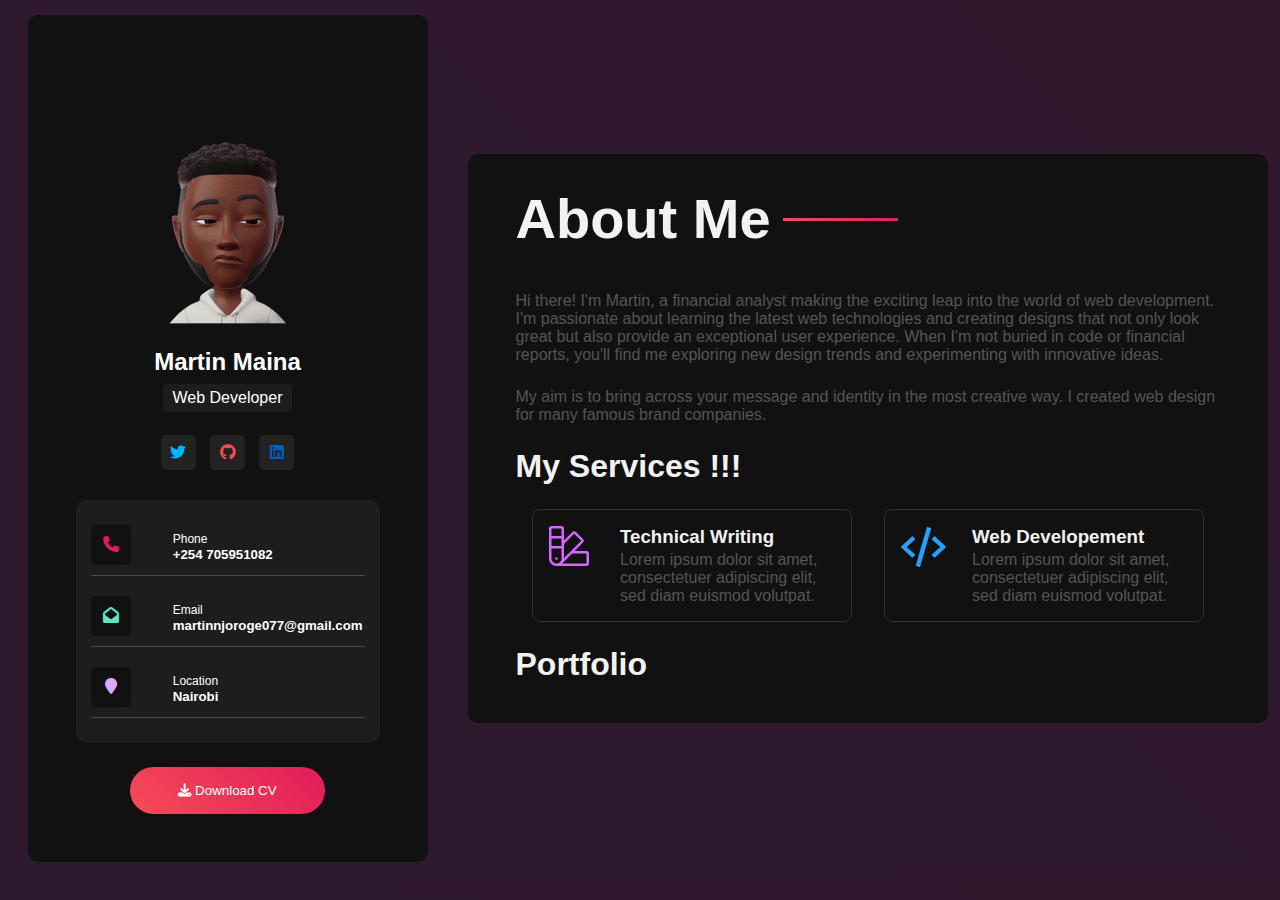
<file: Downloads/Modern-Peronal-Profile-main/index.html>
<!DOCTYPE html>
<html lang="en">
<head>
    <meta charset="UTF-8">
    <meta http-equiv="X-UA-Compatible" content="IE=edge">
    <meta name="viewport" content="width=device-width, initial-scale=1.0">
    <title>Personal Portfolio Website designing -K2inofocom</title>
    <!---external css ---->
    <link rel="stylesheet" href="style.css">
    <!---font awesome cdn for font icons---->
    <link rel="stylesheet" href="https://cdnjs.cloudflare.com/ajax/libs/font-awesome/6.2.1/css/all.min.css">
</head>
<body>
   <div class="container">
       <div class="profile-card"> 
            <div class="profile-pic">
                <img src="images/image5.png" alt="user avatar">
            </div>

            <div class="profile-details">
                 <div class="intro">
                    <h2>Martin Maina</h2>
                    <h4>Web Developer</h4>
                    <div class="social">
                        <a href="https://x.com/"><i class="fab fa-twitter"  style="color:var(--skyblue)"></i></a>
                        <a href="https://github.com/Martinxmaina"><i class="fab fa-github"  style="color:var(--dark-pink)"></i></a>
                        <a href="linkedin.com/in/martinmainafmva/"><i class="fab fa-linkedin"  style="color:var(--light-blue)"></i></a>
                    </div>
                 </div>

                 <div class="contact-info">
                    <div class="row">
                         <div class="icon">
                            <i class="fa fa-phone"  style="color:var(--dark-magenta)"></i>
                         </div>
                         <div class="content">
                            <span>Phone</span>
                            <h5>+254 705951082</h5>
                         </div>
                    </div>

                    <div class="row">
                        <div class="icon">
                           <i class="fa fa-envelope-open"  style="color:var(--light-green)"></i>
                        </div>
                        <div class="content">
                           <span>Email</span>
                           <h5>martinnjoroge077@gmail.com</h5>
                        </div>
                   </div>
    
                   <div class="row">
                    <div class="icon">
                       <i class="fa fa-map-marker"  style="color:var(--light-purple)"></i>
                    </div>
                    <div class="content">
                       <span>Location</span>
                       <h5>Nairobi</h5>
                    </div>
                 </div>

            </div>
               <button class="download-btn"> <i class="fa fa-download"></i> Download CV</button>
            </div>
       </div>

       <!----about section ----->
       <div class="about">
           <h1>About Me</h1>

           <p> Hi there! I'm Martin, a financial analyst making the exciting leap into the world of web development. <br>

            I'm passionate about learning the latest web technologies and creating designs that not only look great but also provide an exceptional user experience. When I'm not buried in code or financial reports, you'll find me exploring new design trends and experimenting with innovative ideas.
          </p>

          <p>
            My aim is to bring across your message and identity in the most creative way. 
            I created web design for many famous brand companies.
          </p>
          <h2>My Services !!!</h2>
          <div class="work">
             <div class="workbox">
                 <div class="icon">
                    <img src="images/ui.svg" alt="">
                 </div>
                 <div class="desc">
                    <h3>Technical Writing</h3>
                    <p>Lorem ipsum dolor sit amet, consectetuer adipiscing elit, sed diam euismod volutpat.</p>
                 </div>
             </div>

            <div class="workbox">
                <div class="icon">
                   <img src="images/web.svg" alt="">
                </div>
                <div class="desc">
                   <h3>Web Developement</h3>
                   <p>Lorem ipsum dolor sit amet, consectetuer adipiscing elit, sed diam euismod volutpat.</p>
                </div>
            </div>
          </div>
          <h2>Portfolio</h2>

       </div>
   </div>
</body>
</html>
</file>
<file: Downloads/Modern-Peronal-Profile-main/style.css>
:root{
    --purple:#2F192E;
    --purple-light:#30192d;
    --dark-blue:#012677;
    --blue:#5c65c0;
    --skyblue :#00b4fc;
    --light-blue:#005bc5;
    --dark-pink:#f64c57;
    --dark-magenta:#e21b5a;
    --light-green:#61e2c2;
    --light-purple:#d9abff;
}
*{
    box-sizing: border-box;
    padding:0;
    margin:0;
    text-decoration: none;
    font-family: poppins,sans-serif;
}
body{
    background: linear-gradient(45deg, var(--purple),var(--purple-light));
}
.container{
    display: flex;
    justify-content: space-around;
    align-items: center;
    min-height: 100%;
    width: 100%;
    flex-wrap: wrap;
    position: relative;
}
.profile-card{
    background: #111;
    width:400px;
    padding: 3rem;
    border-radius: 10px;
    min-height: 400px;
    position: relative;
    color:#fff;
    margin: 15px;
    display: flex;
    justify-content: space-between;
    align-items: center;
    flex-direction: column;
}
.profile-card .profile-pic{
    margin-top: 5px;
    overflow: hidden;
}
.profile-card .profile-pic img{
    border-radius: 10px;
}
.profile-card .profile-details{
    display: flex;
    flex-direction: column;
    justify-content: flex-start;
    align-items: center;
    width:100%;
}
.profile-details .intro{
    display: flex;
    justify-content: center;
    align-items: center;
    flex-direction: column;
}
.profile-details .intro h2{
    margin-top: 20px;
}
.profile-details .intro h4{
    background: #1d1d1d;
    font-weight: 400;
    border-radius: 4px;
    padding: 5px 10px;
    margin: 8px;
}
.profile-details .intro .social{
    margin-top: 10px;
    margin-bottom: 25px;
}
.profile-details .intro .social i{
    color:#ddd;
    font-size: 16px;
    background-color:#222;
    margin: 5px;
    height: 35px;
    width:35px;
    line-height: 35px;
    text-align: center;
    border-radius: 5px;
    transition: 0.5s;
}
.profile-details .intro .social i:hover{
    transform: scale(1.2);
    border:1px solid rgba(255,255,255,0.3);
}
.profile-details .contact-info{
    background-color: #1d1d1d;
    padding: 15px;
    border-radius: 10px;
    width: 100%;
}
.profile-details .contact-info .row{
    display: flex;
    justify-content: space-between;
    align-items: center;
    border-bottom: 1px solid rgba(255,255,255,0.2);
    padding: 10px 0;
    margin-bottom: 10px;
}
.contact-info .row .icon{
    height: 40px;
    width: 40px;
    line-height: 40px;
    border-radius: 5px;
    background-color: #111;
    text-align: center;
    color:#fff;
    transition: 0.5s;
}
.row .icon:hover{
    transform:scale(1.2);
    border:1px solid rgba(255,255,255,0.1);
}
.row .content{
    min-width: 70%;
}
.row .content span{
    font-size: 12px;
}
.download-btn{
    background: linear-gradient(45deg, #f64c57,#e21b5a);
    color:#fff;
    padding: 1rem 3rem;
    border-radius: 30px;
    margin-top: 1.5rem;
    border:none;
}
/*****about section ****/
.about{
    background-color: #111;
    max-width: 800px;
    padding: 2rem 3rem;
    border-radius: 10px;
}
.about h1{
    color:#f2f2f2;
    margin-bottom: 1.1rem;
    position: relative;
    display: inline-block;
    font-size: 3.5rem;
}
.about h1::after{
    position: absolute;
    content: "";
    top:50%;
    right:-50%;
    width:45%;
    height: 3px;
    background: linear-gradient(45deg, #f64c57,#e21b5a);
}
.about h2{
    color:#f2f2f2;
    font-size: 2rem;
    margin:0.5rem 0;
}
.about p{
    color:#555;
    margin:1.5rem 0;
}
.about .work{
    display: grid;
    grid-template-columns: 1fr 1fr;
    grid-template-rows: auto;
}
.work .workbox{
    display: flex;
    justify-content: space-between;
    border-radius:8px;
    border:1px solid #333;
    padding: 1rem;
    margin:1rem;

}
.work .workbox .desc{
    width:75%;
    color:#555;
}
.work .workbox .desc h3{
    color:#f2f2f2;
    margin-bottom: 3px;
}
.work .workbox .desc p{
    margin:0px;
}
/***Responsive Design ***/
@media(max-width:768px)
{
    .about{
        width: 1005;
        max-width: 400px;
        padding:1rem;
        margin:1rem;

    }
    .about h1{
        font-size: 2.2rem;
    }
    .about .work{
        grid-template-columns: repeat(1,1fr);
        grid-template-rows: repeat(4,auto);
    }
}
</file>
